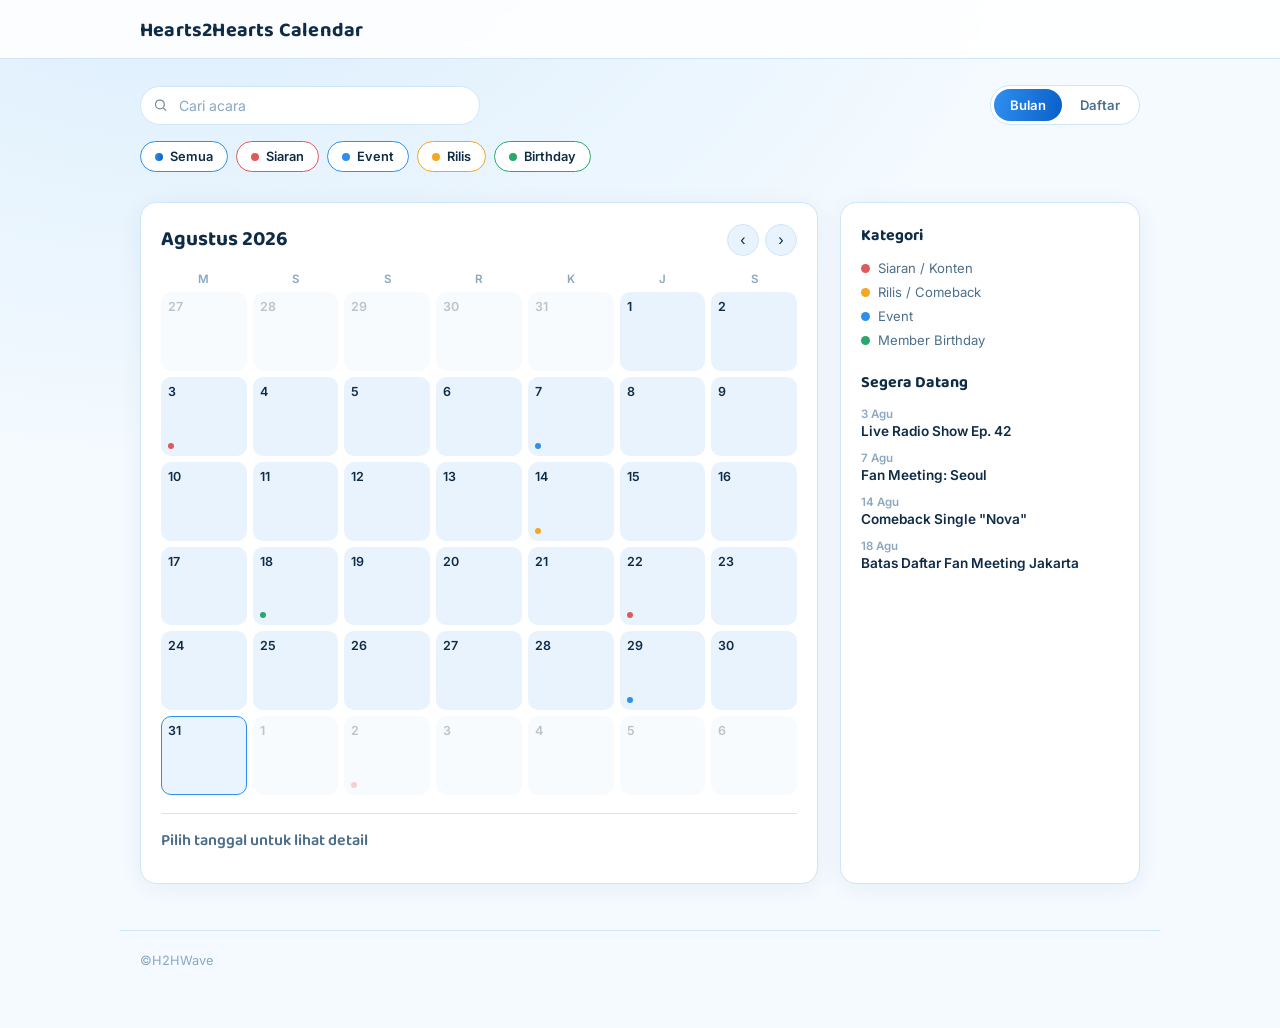
<file: calendar.html>
<!DOCTYPE html>
<html lang="id">
<head>
<meta charset="UTF-8">
<meta name="viewport" content="width=device-width, initial-scale=1, maximum-scale=1, user-scalable=no">
<title>Hearts2Hearts Calendar</title>
<link rel="preconnect" href="https://fonts.googleapis.com">
<link href="https://fonts.googleapis.com/css2?family=Baloo+2:wght@500;600;700;800&family=Inter:wght@400;500;600;700&display=swap" rel="stylesheet">
<style>
  :root{
    --bg: #f4faff;
    --bg-alt: #e8f3fd;
    --card: #ffffff;
    --card-hi: #eaf4fe;
    --line: #cfe6f8;
    --text: #0f2c47;
    --text-dim: #4c6f8c;
    --text-faint: #8aa8c2;
    --accent-a: #2f8fef;
    --accent-b: #0a5fc9;
    --gold: #f5a623;
    --blue: #2f8fef;
    --red: #e05a5a;
    --green: #29a86c;
    --radius: 16px;
    --radius-sm: 10px;
  }
  *{box-sizing:border-box; margin:0; padding:0;}
  html{scroll-behavior:smooth;}
  body{
    background: radial-gradient(120% 100% at 15% -10%, #d9edfc 0%, var(--bg) 55%);
    color: var(--text);
    font-family: 'Inter', sans-serif;
    min-height:100vh;
    padding-bottom: 60px;
  }
  .display{ font-family:'Baloo 2', sans-serif; }
  a{color:inherit;}

  /* ===== Header ===== */
  header{
    position: sticky; top:0; z-index:50;
    background: rgba(255,255,255,0.86);
    backdrop-filter: blur(10px);
    border-bottom: 1px solid var(--line);
  }
  .header-inner{
    max-width: 1040px; margin:0 auto;
    display:flex; align-items:center; justify-content:space-between;
    padding: 14px 20px;
    gap: 16px;
  }
  .logo{
    display:flex; align-items:center; gap:10px;
    font-family:'Baloo 2', sans-serif;
    font-weight:700; font-size:1.25rem;
    letter-spacing: 0.01em;
  }
  .logo svg{ flex-shrink:0; }
  .logo .sub{ font-family:'Inter',sans-serif; font-weight:500; font-size:0.68rem; color:var(--text-faint); display:block; margin-top:-2px;}
  .header-actions{ display:flex; align-items:center; gap:10px; }
  .lang-select{
    background: var(--card); color: var(--text-dim);
    border:1px solid var(--line); border-radius: 999px;
    padding: 7px 12px; font-size:0.82rem; font-family:'Inter';
    cursor:pointer;
  }

  /* ===== Hero ===== */
  .hero{
    max-width: 1040px; margin: 0 auto;
    padding: 46px 20px 18px;
  }
  .hero .eyebrow-free{ color: var(--accent-a); font-weight:600; font-size:0.95rem; margin-bottom: 6px;}
  .hero h1{
    font-family:'Baloo 2', sans-serif;
    font-weight: 800;
    font-size: clamp(2rem, 5vw, 3.1rem);
    line-height: 1.05;
    background: linear-gradient(100deg, var(--text) 15%, var(--accent-a) 65%, var(--accent-b) 100%);
    -webkit-background-clip:text; background-clip:text; color:transparent;
    max-width: 620px;
  }
  .hero p{ color: var(--text-dim); margin-top:12px; max-width: 520px; font-size:0.98rem; line-height:1.55;}

  /* ===== Controls ===== */
  .controls{
    max-width: 1040px; margin: 26px auto 0; padding: 0 20px;
    display:flex; flex-wrap:wrap; gap:12px; align-items:center; justify-content:space-between;
  }
  .search-wrap{
    position:relative; flex: 1 1 240px; max-width: 340px;
  }
  .search-wrap input{
    width:100%; background: var(--card); border:1px solid var(--line);
    color: var(--text); border-radius: 999px; padding: 10px 16px 10px 38px;
    font-size: 0.88rem; font-family:'Inter';
  }
  .search-wrap input::placeholder{ color: var(--text-faint); }
  .search-wrap svg{ position:absolute; left:13px; top:50%; transform:translateY(-50%); opacity:0.55;}

  .view-toggle{
    display:flex; background: var(--card); border:1px solid var(--line);
    border-radius: 999px; padding: 3px; gap:2px;
  }
  .view-toggle button{
    border:none; background:transparent; color: var(--text-dim);
    font-family:'Inter'; font-weight:600; font-size:0.82rem;
    padding: 8px 16px; border-radius: 999px; cursor:pointer;
    transition: background .18s ease, color .18s ease;
  }
  .view-toggle button.active{
    background: linear-gradient(100deg, var(--accent-a), var(--accent-b));
    color: #ffffff;
  }

  .filter-row{
    max-width: 1040px; margin: 16px auto 0; padding: 0 20px;
    display:flex; gap:8px; flex-wrap:wrap;
  }
  .chip{
    border:1px solid var(--line); background: var(--card);
    color: var(--text-dim); font-family:'Inter'; font-weight:600; font-size:0.8rem;
    padding: 7px 14px; border-radius: 999px; cursor:pointer;
    display:flex; align-items:center; gap:7px;
    transition: border-color .15s ease, color .15s ease;
  }
  .chip .dot{ width:8px; height:8px; border-radius:50%; }
  .chip.active{ border-color: var(--dotcolor, var(--accent-a)); color: var(--text); }
  .chip:hover{ color: var(--text); }

  /* ===== Main layout ===== */
  main{ max-width: 1040px; margin: 30px auto 0; padding: 0 20px; display:grid; grid-template-columns: 1fr 300px; gap: 22px;}
  @media (max-width: 800px){ main{ grid-template-columns: 1fr; } }

  .panel{ background: var(--card); border:1px solid var(--line); border-radius: var(--radius); padding: 20px; box-shadow: 0 4px 24px rgba(15,44,71,0.06); }

  /* Month nav */
  .month-nav{ display:flex; align-items:center; justify-content:space-between; margin-bottom:16px; }
  .month-nav h2{ font-family:'Baloo 2'; font-size:1.3rem; font-weight:700; }
  .month-nav .btns{ display:flex; gap:6px; }
  .month-nav button{
    width:32px; height:32px; border-radius:50%; border:1px solid var(--line);
    background: var(--bg-alt); color: var(--text); cursor:pointer; font-size:1rem;
    display:flex; align-items:center; justify-content:center;
  }
  .month-nav button:hover{ background: var(--card-hi); }

  /* Calendar grid */
  .grid-week{ display:grid; grid-template-columns: repeat(7,1fr); gap:6px; margin-bottom:6px;}
  .grid-week span{ text-align:center; font-size:0.72rem; color: var(--text-faint); font-weight:600; }
  .grid-days{ display:grid; grid-template-columns: repeat(7,1fr); gap:6px; }
  .day-cell{
    aspect-ratio: 1/0.92; border-radius: 10px; padding: 6px;
    background: var(--bg-alt); border:1px solid transparent;
    display:flex; flex-direction:column; gap:4px; cursor:pointer;
    transition: border-color .15s ease, background .15s ease;
    position:relative;
  }
  .day-cell.other{ opacity:0.28; }
  .day-cell:hover{ border-color: var(--accent-b); }
  .day-cell.today{ border-color: var(--accent-a); background: rgba(47,143,239,0.1); }
  .day-cell.selected{ background: linear-gradient(160deg, rgba(47,143,239,0.2), rgba(88,208,255,0.18)); border-color: var(--accent-a); }
  .day-num{ font-size:0.78rem; font-weight:600; }
  .day-dots{ display:flex; gap:3px; flex-wrap:wrap; margin-top:auto; }
  .day-dots i{ width:6px; height:6px; border-radius:50%; display:block; }

  /* Selected day events */
  .day-detail{ margin-top:18px; border-top:1px solid var(--line); padding-top:14px; }
  .day-detail h3{ font-family:'Baloo 2'; font-size:1rem; margin-bottom:10px; color: var(--text-dim); font-weight:600; }

  /* Event card (list + detail) */
  .event{
    display:flex; gap:12px; padding: 12px; border-radius: var(--radius-sm);
    background: var(--bg-alt); margin-bottom:8px; border:1px solid var(--line);
  }
  .event .bar{ width:4px; border-radius:2px; flex-shrink:0; }
  .event .body{ flex:1; }
  .event .time{ font-size:0.72rem; color: var(--text-faint); font-weight:600; }
  .event .title{ font-weight:600; font-size:0.92rem; margin-top:2px; }
  .event .meta{ font-size:0.76rem; color: var(--text-dim); margin-top:3px; }
  .event .tag{
    display:inline-block; font-size:0.66rem; font-weight:700; letter-spacing:.02em;
    padding: 2px 8px; border-radius: 999px; margin-top:6px;
  }
  .empty-msg{ color: var(--text-faint); font-size:0.85rem; padding: 10px 2px; }

  /* List view groups */
  .list-group{ margin-bottom: 22px; }
  .list-group h3{ font-family:'Baloo 2'; font-size:1.05rem; color: var(--accent-a); margin-bottom:10px; }

  /* Sidebar */
  .side-panel h3{ font-family:'Baloo 2'; font-size:1rem; margin-bottom:12px; }
  .legend-item{ display:flex; align-items:center; gap:8px; font-size:0.82rem; color: var(--text-dim); margin-bottom:8px; }
  .legend-item i{ width:9px; height:9px; border-radius:50%; }

  footer{
    max-width: 1040px; margin: 46px auto 0; padding: 22px 20px 0;
    border-top: 1px solid var(--line);
    display:flex; flex-wrap:wrap; justify-content:space-between; gap:14px;
    color: var(--text-faint); font-size:0.8rem;
  }
  footer a{ color: var(--text-dim); text-decoration:none; margin-right:14px; }
  footer a:hover{ color: var(--accent-a); }
</style>
</head>
<body>

<header>
  <div class="header-inner">
    <div class="logo">
      <span>Hearts2Hearts Calendar<span class="sub"></span>
    </div>
  </div>
</header>

<div class="controls">
  <div class="search-wrap">
    <svg width="15" height="15" viewBox="0 0 24 24" fill="none" stroke="currentColor" stroke-width="2"><circle cx="11" cy="11" r="7"/><path d="M21 21l-4.3-4.3"/></svg>
    <input type="text" id="searchInput" placeholder="Cari acara">
  </div>
  <div class="view-toggle" id="viewToggle">
    <button data-view="month" class="active">Bulan</button>
    <button data-view="list">Daftar</button>
  </div>
</div>

<div class="filter-row" id="filterRow"></div>

<main>
  <div class="panel" id="mainPanel">
    <!-- month view -->
    <div id="monthView">
      <div class="month-nav">
        <h2 id="monthLabel" class="display"></h2>
        <div class="btns">
          <button id="prevMonth">‹</button>
          <button id="nextMonth">›</button>
        </div>
      </div>
      <div class="grid-week">
        <span>M</span><span>S</span><span>S</span><span>R</span><span>K</span><span>J</span><span>S</span>
      </div>
      <div class="grid-days" id="gridDays"></div>
      <div class="day-detail">
        <h3 id="dayDetailLabel">Pilih tanggal untuk lihat detail</h3>
        <div id="dayDetailList"></div>
      </div>
    </div>

    <!-- list view -->
    <div id="listView" style="display:none;"></div>
  </div>

  <div class="panel side-panel">
    <h3 class="display">Kategori</h3>
    <div class="legend-item"><i style="background:var(--red)"></i> Siaran / Konten</div>
    <div class="legend-item"><i style="background:var(--gold)"></i> Rilis / Comeback</div>
      <div class="legend-item"><i style="background:var(--blue)"></i> Event</div>
    <div class="legend-item"><i style="background:var(--green)"></i> Member Birthday</div>
    <h3 class="display" style="margin-top:22px;">Segera Datang</h3>
    <div id="upcomingList"></div>
  </div>
</main>

<footer>
  <div>©H2HWave</div>
</footer>

<script>
/* ---------- Sample data (fictional group — replace freely) ---------- */
const CATS = {
  broadcast: { label: 'Siaran', color: 'var(--red)' },
  event:     { label: 'Event', color: 'var(--accent-a)' },
  release:   { label: 'Rilis', color: 'var(--gold)' },
  birthday:  { label: 'Birthday', color: 'var(--green)' },
};

const EVENTS = [
  { date:'2026-08-03', time:'20:00', cat:'broadcast', title:'Live Radio Show Ep. 42', meta:'MoonWave FM' },
  { date:'2026-08-07', time:'19:00', cat:'event', title:'Fan Meeting: Seoul', meta:'Olympic Hall' },
  { date:'2026-08-14', time:'00:00', cat:'release', title:'Comeback Single "Nova"', meta:'Semua platform digital' },
  { date:'2026-08-18', time:'23:59', cat:'birthday', title:'Batas Daftar Fan Meeting Jakarta', meta:'Formulir online' },
  { date:'2026-08-22', time:'18:00', cat:'broadcast', title:'Variety Show: Weekend Trip', meta:'Episode 5' },
  { date:'2026-08-29', time:'17:00', cat:'event', title:'Fan Meeting: Jakarta', meta:'ICE BSD' },
  { date:'2026-09-02', time:'21:00', cat:'broadcast', title:'V-Live Behind The Scenes', meta:'Album shoot' },
  { date:'2026-09-10', time:'23:59', cat:'birthday', title:'Batas Daftar Lightstick Pre-Order', meta:'Official store' },
  { date:'2026-09-15', time:'00:00', cat:'release', title:'Mini Album "Eclipse"', meta:'Pre-order dibuka' },
  { date:'2026-09-20', time:'19:30', cat:'event', title:'Showcase & Press Con', meta:'Blue Square Hall' },
  { date:'2026-09-20', time:'19:30', cat:'birthday', title:'Showcase & Press Con', meta:'Blue Square Hall' },

];

/* ---------- State ---------- */
let current = new Date(2026, 7, 1); // Aug 2026
let activeCats = new Set(Object.keys(CATS));
let searchTerm = '';
let view = 'month';
let selectedDate = null;

const MONTH_NAMES = ['Januari','Februari','Maret','April','Mei','Juni','Juli','Agustus','September','Oktober','November','Desember'];

/* ---------- Filter chips ---------- */
const filterRow = document.getElementById('filterRow');
function renderChips(){
  filterRow.innerHTML = '';
  const allChip = document.createElement('div');
  allChip.className = 'chip' + (activeCats.size === Object.keys(CATS).length ? ' active' : '');
  allChip.innerHTML = `<span class="dot" style="background:linear-gradient(100deg,var(--accent-a),var(--accent-b))"></span> Semua`;
  allChip.onclick = () => { activeCats = new Set(Object.keys(CATS)); renderChips(); renderAll(); };
  filterRow.appendChild(allChip);

  Object.entries(CATS).forEach(([key, c]) => {
    const chip = document.createElement('div');
    chip.className = 'chip' + (activeCats.has(key) ? ' active' : '');
    chip.style.setProperty('--dotcolor', c.color);
    chip.innerHTML = `<span class="dot" style="background:${c.color}"></span> ${c.label}`;
    chip.onclick = () => {
      if(activeCats.has(key) && activeCats.size === 1){ activeCats = new Set(Object.keys(CATS)); }
      else if(activeCats.size === Object.keys(CATS).length){ activeCats = new Set([key]); }
      else if(activeCats.has(key)){ activeCats.delete(key); }
      else{ activeCats.add(key); }
      renderChips(); renderAll();
    };
    filterRow.appendChild(chip);
  });
}

/* ---------- Filtering helper ---------- */
function filteredEvents(){
  return EVENTS.filter(e =>
    activeCats.has(e.cat) &&
    (searchTerm === '' || e.title.toLowerCase().includes(searchTerm) || e.meta.toLowerCase().includes(searchTerm))
  );
}
function eventsOn(dateStr){
  return filteredEvents().filter(e => e.date === dateStr);
}
function fmtDate(d){
  return d.toISOString().slice(0,10);
}

/* ---------- Month view ---------- */
const gridDays = document.getElementById('gridDays');
const monthLabel = document.getElementById('monthLabel');

function renderMonth(){
  monthLabel.textContent = `${MONTH_NAMES[current.getMonth()]} ${current.getFullYear()}`;
  gridDays.innerHTML = '';
  const year = current.getFullYear(), month = current.getMonth();
  const firstDay = new Date(year, month, 1);
  let startOffset = (firstDay.getDay() + 6) % 7; // Monday-first
  const daysInMonth = new Date(year, month+1, 0).getDate();
  const daysInPrevMonth = new Date(year, month, 0).getDate();
  const todayStr = fmtDate(new Date(2026,7,31));

  const cells = [];
  for(let i=startOffset; i>0; i--){
    cells.push({ day: daysInPrevMonth - i + 1, other:true, date: new Date(year, month-1, daysInPrevMonth - i + 1) });
  }
  for(let d=1; d<=daysInMonth; d++){
    cells.push({ day:d, other:false, date: new Date(year, month, d) });
  }
  while(cells.length % 7 !== 0){
    const d = cells.length - (startOffset + daysInMonth) + 1;
    cells.push({ day:d, other:true, date: new Date(year, month+1, d) });
  }

  cells.forEach(c => {
    const dateStr = fmtDate(c.date);
    const dayEvents = eventsOn(dateStr);
    const cell = document.createElement('div');
    cell.className = 'day-cell' + (c.other ? ' other':'') + (dateStr===todayStr?' today':'') + (dateStr===selectedDate?' selected':'');
    cell.innerHTML = `<span class="day-num">${c.day}</span>
      <div class="day-dots">${dayEvents.slice(0,4).map(e=>`<i style="background:${CATS[e.cat].color}"></i>`).join('')}</div>`;
    cell.onclick = () => { selectedDate = dateStr; renderMonth(); renderDayDetail(); };
    gridDays.appendChild(cell);
  });
}

function renderDayDetail(){
  const label = document.getElementById('dayDetailLabel');
  const list = document.getElementById('dayDetailList');
  if(!selectedDate){ label.textContent = 'Pilih tanggal untuk lihat detail'; list.innerHTML=''; return; }
  const d = new Date(selectedDate);
  label.textContent = d.toLocaleDateString('id-ID', { weekday:'long', day:'numeric', month:'long', year:'numeric' });
  const evs = eventsOn(selectedDate);
  list.innerHTML = evs.length ? evs.map(eventCardHTML).join('') : '<div class="empty-msg">Tidak ada acara pada tanggal ini.</div>';
}

function eventCardHTML(e){
  const c = CATS[e.cat];
  return `<div class="event">
    <div class="bar" style="background:${c.color}"></div>
    <div class="body">
      <div class="time">${e.time}</div>
      <div class="title">${e.title}</div>
      <div class="meta">${e.meta}</div>
      <span class="tag" style="background:${c.color}22; color:${c.color}">${c.label}</span>
    </div>
  </div>`;
}

/* ---------- List view ---------- */
function renderList(){
  const container = document.getElementById('listView');
  const evs = filteredEvents().slice().sort((a,b)=> a.date.localeCompare(b.date));
  const groups = {};
  evs.forEach(e=>{
    const d = new Date(e.date);
    const key = `${MONTH_NAMES[d.getMonth()]} ${d.getFullYear()}`;
    groups[key] = groups[key] || [];
    groups[key].push(e);
  });
  if(Object.keys(groups).length === 0){
    container.innerHTML = '<div class="empty-msg">Tidak ada acara yang cocok.</div>';
    return;
  }
  container.innerHTML = Object.entries(groups).map(([month, list]) => `
    <div class="list-group">
      <h3 class="display">${month}</h3>
      ${list.map(e => `<div style="display:flex; gap:10px; align-items:flex-start;">
        <div style="width:52px; flex-shrink:0; font-size:0.72rem; color:var(--text-faint); padding-top:14px;">
          ${new Date(e.date).getDate()} ${MONTH_NAMES[new Date(e.date).getMonth()].slice(0,3)}
        </div>
        ${eventCardHTML(e)}
      </div>`).join('')}
    </div>
  `).join('');
}

/* ---------- Upcoming sidebar ---------- */
function renderUpcoming(){
  const el = document.getElementById('upcomingList');
  const today = '2026-08-31';
  const evs = filteredEvents().filter(e=>e.date >= '2026-08-01').sort((a,b)=>a.date.localeCompare(b.date)).slice(0,4);
  el.innerHTML = evs.length ? evs.map(e => `
    <div style="margin-bottom:12px;">
      <div style="font-size:0.72rem; color:var(--text-faint); font-weight:600;">${new Date(e.date).toLocaleDateString('id-ID',{day:'numeric',month:'short'})}</div>
      <div style="font-size:0.85rem; font-weight:600; margin-top:2px;">${e.title}</div>
    </div>
  `).join('') : '<div class="empty-msg">Tidak ada.</div>';
}

/* ---------- View toggle ---------- */
document.getElementById('viewToggle').addEventListener('click', (e)=>{
  const btn = e.target.closest('button');
  if(!btn) return;
  view = btn.dataset.view;
  document.querySelectorAll('.view-toggle button').forEach(b=>b.classList.toggle('active', b===btn));
  document.getElementById('monthView').style.display = view==='month' ? '' : 'none';
  document.getElementById('listView').style.display = view==='list' ? '' : 'none';
  renderAll();
});

/* ---------- Search ---------- */
document.getElementById('searchInput').addEventListener('input', (e)=>{
  searchTerm = e.target.value.toLowerCase().trim();
  renderAll();
});

/* ---------- Month nav ---------- */
document.getElementById('prevMonth').onclick = () => { current = new Date(current.getFullYear(), current.getMonth()-1, 1); renderMonth(); };
document.getElementById('nextMonth').onclick = () => { current = new Date(current.getFullYear(), current.getMonth()+1, 1); renderMonth(); };

/* ---------- Render all ---------- */
function renderAll(){
  if(view==='month'){ renderMonth(); renderDayDetail(); }
  else{ renderList(); }
  renderUpcoming();
}

renderChips();
renderAll();
</script>
</body>
</html>
</file>
